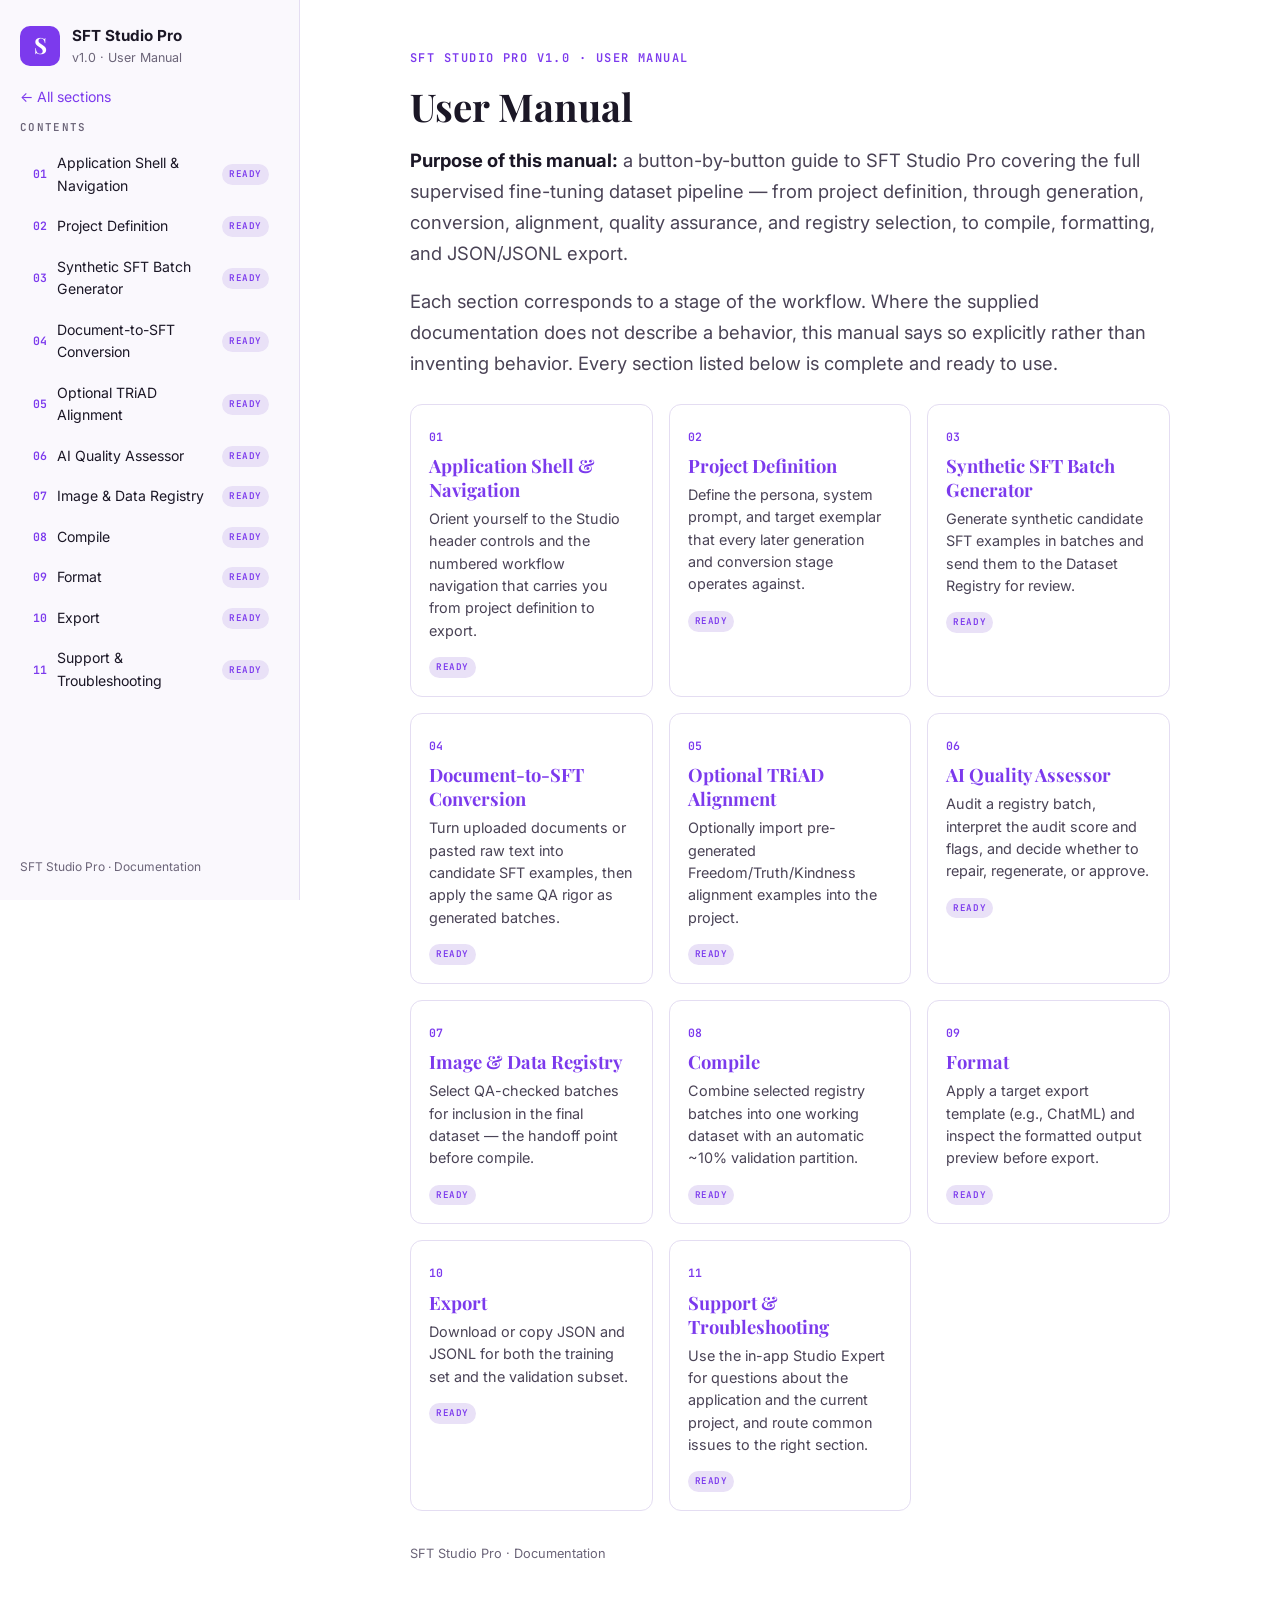
<file: index.html>
<!doctype html>
<html lang="en">
<head>
  <meta charset="utf-8">
  <meta name="viewport" content="width=device-width, initial-scale=1">
  <title>SFT Studio Pro v1.0 · User Manual</title>
  <meta name="description" content="SFT Studio Pro v1.0 user manual: the complete button-by-button guide to the SFT dataset pipeline, from project definition to JSON/JSONL export.">
  <link rel="icon" href="favicon.svg" type="image/svg+xml">
  <link rel="preconnect" href="https://fonts.googleapis.com">
  <link rel="preconnect" href="https://fonts.gstatic.com" crossorigin>
  <link href="https://fonts.googleapis.com/css2?family=Playfair+Display:wght@600;700;800&family=Inter:wght@400;500;600;700&family=JetBrains+Mono:wght@500;600&display=swap" rel="stylesheet">
  <link rel="stylesheet" href="css/style.css">
  <script src="js/main.js" defer></script>
</head>
<body>
  <a class="skip" href="#content">Skip to content</a>

  <!-- Mobile top bar (visible < 1024px) -->
  <header class="mobile-bar">
    <button class="menu-btn" id="menuBtn" aria-expanded="false" aria-controls="sidebar">
      <svg viewBox="0 0 20 20" width="16" height="16" aria-hidden="true"><path d="M2 5h16M2 10h16M2 15h16" stroke="currentColor" stroke-width="2" stroke-linecap="round"/></svg>
      <span>Menu</span>
    </button>
    <span class="mobile-brand">SFT STUDIO PRO <em>v1.0</em></span>
  </header>
  <div class="backdrop" id="backdrop" hidden></div>

  <!-- Sidebar navigation -->
  <aside class="sidebar" id="sidebar">
    <div class="brand">
      <span class="brand-mark" aria-hidden="true">S</span>
      <div class="brand-text">
        <span class="brand-name">SFT Studio Pro</span>
        <span class="brand-sub">v1.0 · User Manual</span>
      </div>
    </div>

    <a class="home-link" href="index.html">← All sections</a>

    <nav class="nav" aria-label="Manual sections">
      <p class="nav-label">Contents</p>
      <ol class="nav-list">
        <li><a href="section-1.html"><span class="nav-num">01</span><span class="nav-title">Application Shell &amp; Navigation</span><span class="pill pill-done">Ready</span></a></li>
        <li><a href="section-2.html"><span class="nav-num">02</span><span class="nav-title">Project Definition</span><span class="pill pill-done">Ready</span></a></li>
        <li><a href="section-3.html"><span class="nav-num">03</span><span class="nav-title">Synthetic SFT Batch Generator</span><span class="pill pill-done">Ready</span></a></li>
        <li><a href="section-4.html"><span class="nav-num">04</span><span class="nav-title">Document-to-SFT Conversion</span><span class="pill pill-done">Ready</span></a></li>
        <li><a href="section-5.html"><span class="nav-num">05</span><span class="nav-title">Optional TRiAD Alignment</span><span class="pill pill-done">Ready</span></a></li>
        <li><a href="section-6.html"><span class="nav-num">06</span><span class="nav-title">AI Quality Assessor</span><span class="pill pill-done">Ready</span></a></li>
        <li><a href="section-7.html"><span class="nav-num">07</span><span class="nav-title">Image &amp; Data Registry</span><span class="pill pill-done">Ready</span></a></li>
        <li><a href="section-8.html"><span class="nav-num">08</span><span class="nav-title">Compile</span><span class="pill pill-done">Ready</span></a></li>
        <li><a href="section-9.html"><span class="nav-num">09</span><span class="nav-title">Format</span><span class="pill pill-done">Ready</span></a></li>
        <li><a href="section-10.html"><span class="nav-num">10</span><span class="nav-title">Export</span><span class="pill pill-done">Ready</span></a></li>
        <li><a href="section-11.html"><span class="nav-num">11</span><span class="nav-title">Support &amp; Troubleshooting</span><span class="pill pill-done">Ready</span></a></li>
      </ol>
    </nav>

    <p class="sidebar-foot">SFT Studio Pro · Documentation</p>
  </aside>

  <div class="page">
    <main id="content">
      <article class="doc">
        <p class="eyebrow">SFT Studio Pro v1.0 · User Manual</p>
        <h1>User Manual</h1>

        <p class="lede"><strong>Purpose of this manual:</strong> a button-by-button guide to SFT Studio Pro covering the full supervised fine-tuning dataset pipeline — from project definition, through generation, conversion, alignment, quality assurance, and registry selection, to compile, formatting, and JSON/JSONL export.</p>

        <p class="lede">Each section corresponds to a stage of the workflow. Where the supplied documentation does not describe a behavior, this manual says so explicitly rather than inventing behavior. Every section listed below is complete and ready to use.</p>

        <div class="section-grid">
          <a class="section-card" href="section-1.html">
            <span class="nav-num">01</span>
            <h2>Application Shell &amp; Navigation</h2>
            <p>Orient yourself to the Studio header controls and the numbered workflow navigation that carries you from project definition to export.</p>
            <span class="pill pill-done">Ready</span>
          </a>
          <a class="section-card" href="section-2.html">
            <span class="nav-num">02</span>
            <h2>Project Definition</h2>
            <p>Define the persona, system prompt, and target exemplar that every later generation and conversion stage operates against.</p>
            <span class="pill pill-done">Ready</span>
          </a>
          <a class="section-card" href="section-3.html">
            <span class="nav-num">03</span>
            <h2>Synthetic SFT Batch Generator</h2>
            <p>Generate synthetic candidate SFT examples in batches and send them to the Dataset Registry for review.</p>
            <span class="pill pill-done">Ready</span>
          </a>
          <a class="section-card" href="section-4.html">
            <span class="nav-num">04</span>
            <h2>Document-to-SFT Conversion</h2>
            <p>Turn uploaded documents or pasted raw text into candidate SFT examples, then apply the same QA rigor as generated batches.</p>
            <span class="pill pill-done">Ready</span>
          </a>
          <a class="section-card" href="section-5.html">
            <span class="nav-num">05</span>
            <h2>Optional TRiAD Alignment</h2>
            <p>Optionally import pre-generated Freedom/Truth/Kindness alignment examples into the project.</p>
            <span class="pill pill-done">Ready</span>
          </a>
          <a class="section-card" href="section-6.html">
            <span class="nav-num">06</span>
            <h2>AI Quality Assessor</h2>
            <p>Audit a registry batch, interpret the audit score and flags, and decide whether to repair, regenerate, or approve.</p>
            <span class="pill pill-done">Ready</span>
          </a>
          <a class="section-card" href="section-7.html">
            <span class="nav-num">07</span>
            <h2>Image &amp; Data Registry</h2>
            <p>Select QA-checked batches for inclusion in the final dataset — the handoff point before compile.</p>
            <span class="pill pill-done">Ready</span>
          </a>
          <a class="section-card" href="section-8.html">
            <span class="nav-num">08</span>
            <h2>Compile</h2>
            <p>Combine selected registry batches into one working dataset with an automatic ~10% validation partition.</p>
            <span class="pill pill-done">Ready</span>
          </a>
          <a class="section-card" href="section-9.html">
            <span class="nav-num">09</span>
            <h2>Format</h2>
            <p>Apply a target export template (e.g., ChatML) and inspect the formatted output preview before export.</p>
            <span class="pill pill-done">Ready</span>
          </a>
          <a class="section-card" href="section-10.html">
            <span class="nav-num">10</span>
            <h2>Export</h2>
            <p>Download or copy JSON and JSONL for both the training set and the validation subset.</p>
            <span class="pill pill-done">Ready</span>
          </a>
          <a class="section-card" href="section-11.html">
            <span class="nav-num">11</span>
            <h2>Support &amp; Troubleshooting</h2>
            <p>Use the in-app Studio Expert for questions about the application and the current project, and route common issues to the right section.</p>
            <span class="pill pill-done">Ready</span>
          </a>
        </div>

        <p class="doc-foot">SFT Studio Pro · Documentation</p>
      </article>
    </main>
  </div>
</body>
</html>
</file>
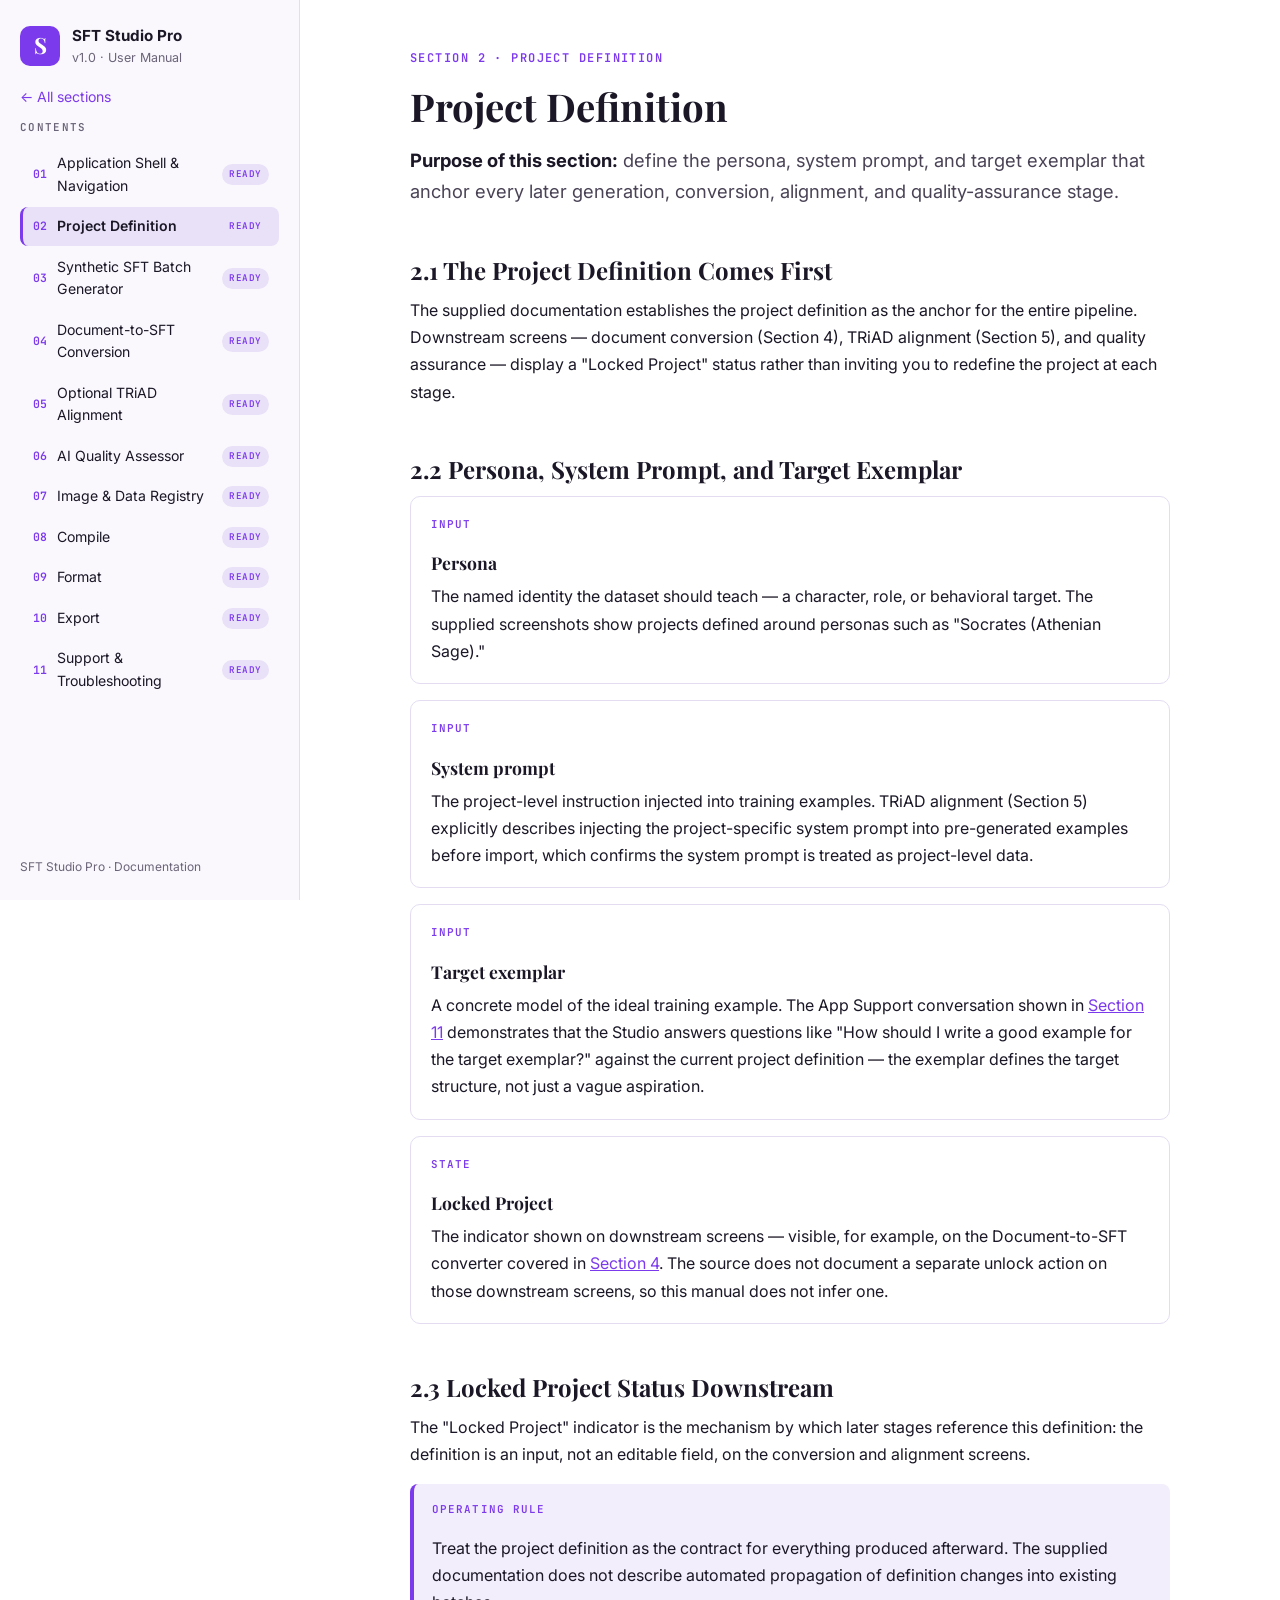
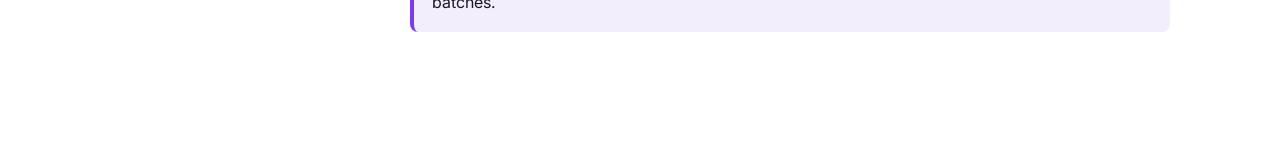
<file: section-2.html>
<!doctype html>
<html lang="en">
<head>
  <meta charset="utf-8">
  <meta name="viewport" content="width=device-width, initial-scale=1">
  <title>Section 2 · Project Definition — SFT Studio Pro Manual</title>
  <meta name="description" content="SFT Studio Pro v1.0 manual, Section 2: define the project persona, system prompt, and target exemplar before any generation or conversion takes place.">
  <link rel="icon" href="favicon.svg" type="image/svg+xml">
  <link rel="preconnect" href="https://fonts.googleapis.com">
  <link rel="preconnect" href="https://fonts.gstatic.com" crossorigin>
  <link href="https://fonts.googleapis.com/css2?family=Playfair+Display:wght@600;700;800&family=Inter:wght@400;500;600;700&family=JetBrains+Mono:wght@500;600&display=swap" rel="stylesheet">
  <link rel="stylesheet" href="css/style.css">
  <script src="js/main.js" defer></script>
</head>
<body>
  <a class="skip" href="#content">Skip to content</a>

  <!-- Mobile top bar (visible < 1024px) -->
  <header class="mobile-bar">
    <button class="menu-btn" id="menuBtn" aria-expanded="false" aria-controls="sidebar">
      <svg viewBox="0 0 20 20" width="16" height="16" aria-hidden="true"><path d="M2 5h16M2 10h16M2 15h16" stroke="currentColor" stroke-width="2" stroke-linecap="round"/></svg>
      <span>Menu</span>
    </button>
    <span class="mobile-brand">SFT STUDIO PRO <em>v1.0</em></span>
  </header>
  <div class="backdrop" id="backdrop" hidden></div>

  <!-- Sidebar navigation -->
  <aside class="sidebar" id="sidebar">
    <div class="brand">
      <span class="brand-mark" aria-hidden="true">S</span>
      <div class="brand-text">
        <span class="brand-name">SFT Studio Pro</span>
        <span class="brand-sub">v1.0 · User Manual</span>
      </div>
    </div>

    <a class="home-link" href="index.html">← All sections</a>

    <nav class="nav" aria-label="Manual sections">
      <p class="nav-label">Contents</p>
      <ol class="nav-list">
        <li><a href="section-1.html"><span class="nav-num">01</span><span class="nav-title">Application Shell &amp; Navigation</span><span class="pill pill-done">Ready</span></a></li>
        <li><a href="section-2.html" class="active" aria-current="page"><span class="nav-num">02</span><span class="nav-title">Project Definition</span><span class="pill pill-done">Ready</span></a></li>
        <li><a href="section-3.html"><span class="nav-num">03</span><span class="nav-title">Synthetic SFT Batch Generator</span><span class="pill pill-done">Ready</span></a></li>
        <li><a href="section-4.html"><span class="nav-num">04</span><span class="nav-title">Document-to-SFT Conversion</span><span class="pill pill-done">Ready</span></a></li>
        <li><a href="section-5.html"><span class="nav-num">05</span><span class="nav-title">Optional TRiAD Alignment</span><span class="pill pill-done">Ready</span></a></li>
        <li><a href="section-6.html"><span class="nav-num">06</span><span class="nav-title">AI Quality Assessor</span><span class="pill pill-done">Ready</span></a></li>
        <li><a href="section-7.html"><span class="nav-num">07</span><span class="nav-title">Image &amp; Data Registry</span><span class="pill pill-done">Ready</span></a></li>
        <li><a href="section-8.html"><span class="nav-num">08</span><span class="nav-title">Compile</span><span class="pill pill-done">Ready</span></a></li>
        <li><a href="section-9.html"><span class="nav-num">09</span><span class="nav-title">Format</span><span class="pill pill-done">Ready</span></a></li>
        <li><a href="section-10.html"><span class="nav-num">10</span><span class="nav-title">Export</span><span class="pill pill-done">Ready</span></a></li>
        <li><a href="section-11.html"><span class="nav-num">11</span><span class="nav-title">Support &amp; Troubleshooting</span><span class="pill pill-done">Ready</span></a></li>
      </ol>
    </nav>

    <p class="sidebar-foot">SFT Studio Pro · Documentation</p>
  </aside>

  <div class="page">
    <main id="content">
      <article class="doc" id="section-2">
        <p class="eyebrow">Section 2 · Project Definition</p>
        <h1>Project Definition</h1>

        <p class="lede"><strong>Purpose of this section:</strong> define the persona, system prompt, and target exemplar that anchor every later generation, conversion, alignment, and quality-assurance stage.</p>

        <h2 id="s2-1">2.1 The Project Definition Comes First</h2>
        <p>The supplied documentation establishes the project definition as the anchor for the entire pipeline. Downstream screens — document conversion (Section 4), TRiAD alignment (Section 5), and quality assurance — display a "Locked Project" status rather than inviting you to redefine the project at each stage.</p>

        <h2 id="s2-2">2.2 Persona, System Prompt, and Target Exemplar</h2>

        <article class="control">
          <p class="kicker">Input</p>
          <h3>Persona</h3>
          <p>The named identity the dataset should teach — a character, role, or behavioral target. The supplied screenshots show projects defined around personas such as "Socrates (Athenian Sage)."</p>
        </article>

        <article class="control">
          <p class="kicker">Input</p>
          <h3>System prompt</h3>
          <p>The project-level instruction injected into training examples. TRiAD alignment (Section 5) explicitly describes injecting the project-specific system prompt into pre-generated examples before import, which confirms the system prompt is treated as project-level data.</p>
        </article>

        <article class="control">
          <p class="kicker">Input</p>
          <h3>Target exemplar</h3>
          <p>A concrete model of the ideal training example. The App Support conversation shown in <a href="section-11.html">Section 11</a> demonstrates that the Studio answers questions like "How should I write a good example for the target exemplar?" against the current project definition — the exemplar defines the target structure, not just a vague aspiration.</p>
        </article>

        <article class="control">
          <p class="kicker">State</p>
          <h3>Locked Project</h3>
          <p>The indicator shown on downstream screens — visible, for example, on the Document-to-SFT converter covered in <a href="section-4.html">Section 4</a>. The source does not document a separate unlock action on those downstream screens, so this manual does not infer one.</p>
        </article>

        <h2 id="s2-3">2.3 Locked Project Status Downstream</h2>
        <p>The "Locked Project" indicator is the mechanism by which later stages reference this definition: the definition is an input, not an editable field, on the conversion and alignment screens.</p>

        <div class="callout">
          <p class="kicker">Operating rule</p>
          <p>Treat the project definition as the contract for everything produced afterward. The supplied documentation does not describe automated propagation of definition changes into existing batches.</p>
        </div>
      </article>
    </main>
  </div>
</body>
</html>
</file>
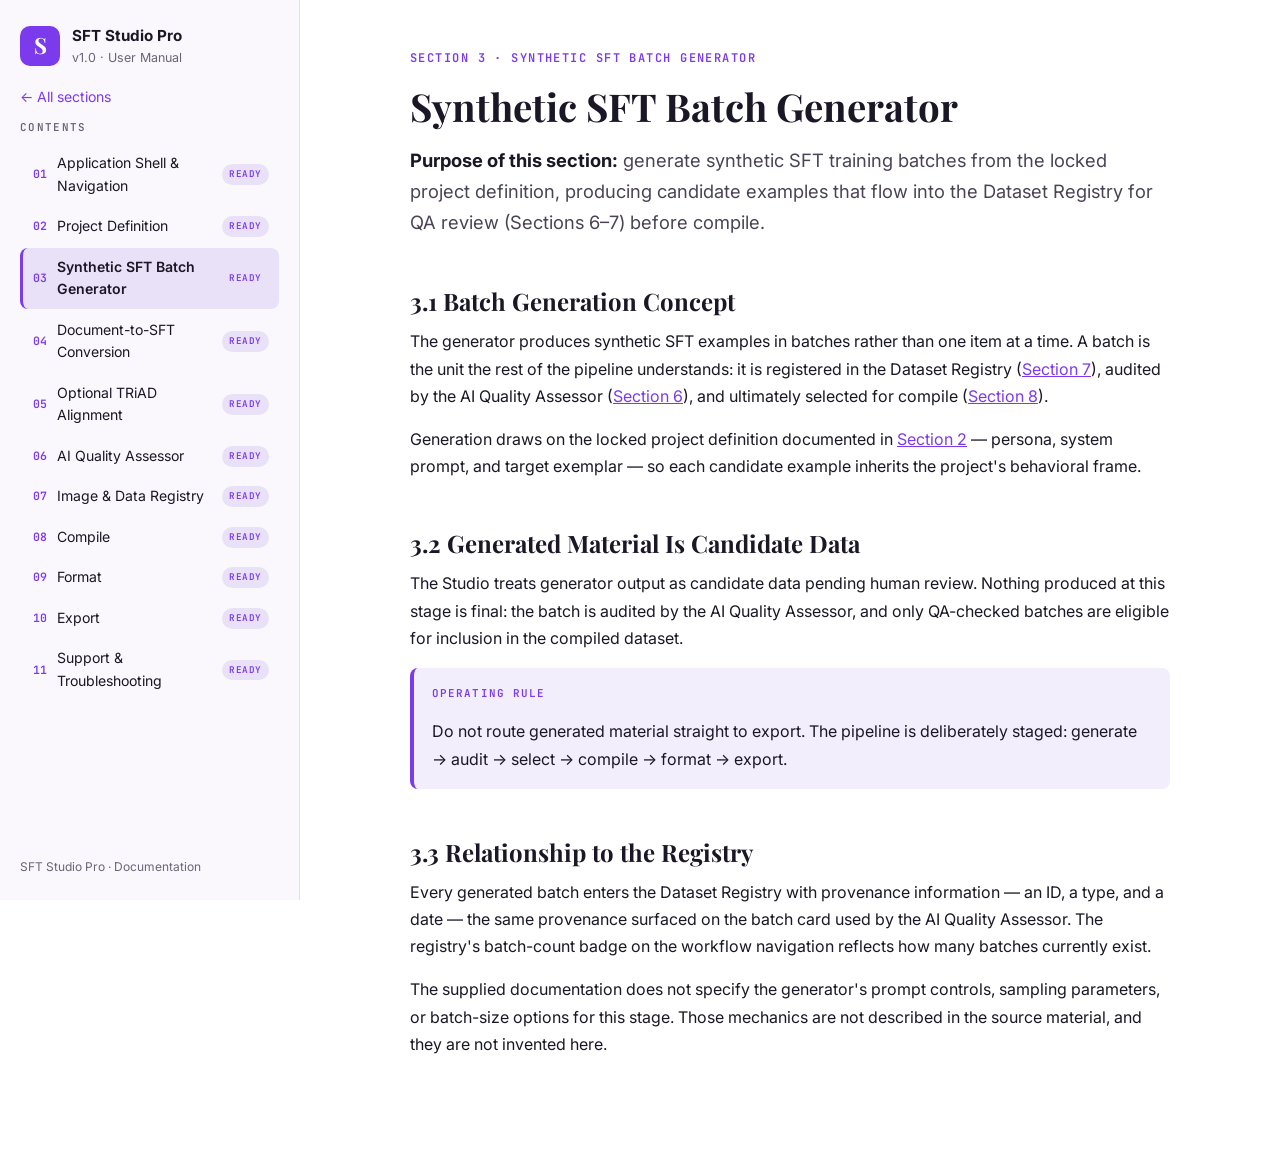
<file: section-3.html>
<!doctype html>
<html lang="en">
<head>
  <meta charset="utf-8">
  <meta name="viewport" content="width=device-width, initial-scale=1">
  <title>Section 3 · Synthetic SFT Batch Generator — SFT Studio Pro Manual</title>
  <meta name="description" content="SFT Studio Pro v1.0 manual, Section 3: generate synthetic candidate SFT batches from the locked project definition and route them to QA review.">
  <link rel="icon" href="favicon.svg" type="image/svg+xml">
  <link rel="preconnect" href="https://fonts.googleapis.com">
  <link rel="preconnect" href="https://fonts.gstatic.com" crossorigin>
  <link href="https://fonts.googleapis.com/css2?family=Playfair+Display:wght@600;700;800&family=Inter:wght@400;500;600;700&family=JetBrains+Mono:wght@500;600&display=swap" rel="stylesheet">
  <link rel="stylesheet" href="css/style.css">
  <script src="js/main.js" defer></script>
</head>
<body>
  <a class="skip" href="#content">Skip to content</a>

  <!-- Mobile top bar (visible < 1024px) -->
  <header class="mobile-bar">
    <button class="menu-btn" id="menuBtn" aria-expanded="false" aria-controls="sidebar">
      <svg viewBox="0 0 20 20" width="16" height="16" aria-hidden="true"><path d="M2 5h16M2 10h16M2 15h16" stroke="currentColor" stroke-width="2" stroke-linecap="round"/></svg>
      <span>Menu</span>
    </button>
    <span class="mobile-brand">SFT STUDIO PRO <em>v1.0</em></span>
  </header>
  <div class="backdrop" id="backdrop" hidden></div>

  <!-- Sidebar navigation -->
  <aside class="sidebar" id="sidebar">
    <div class="brand">
      <span class="brand-mark" aria-hidden="true">S</span>
      <div class="brand-text">
        <span class="brand-name">SFT Studio Pro</span>
        <span class="brand-sub">v1.0 · User Manual</span>
      </div>
    </div>

    <a class="home-link" href="index.html">← All sections</a>

    <nav class="nav" aria-label="Manual sections">
      <p class="nav-label">Contents</p>
      <ol class="nav-list">
        <li><a href="section-1.html"><span class="nav-num">01</span><span class="nav-title">Application Shell &amp; Navigation</span><span class="pill pill-done">Ready</span></a></li>
        <li><a href="section-2.html"><span class="nav-num">02</span><span class="nav-title">Project Definition</span><span class="pill pill-done">Ready</span></a></li>
        <li><a href="section-3.html" class="active" aria-current="page"><span class="nav-num">03</span><span class="nav-title">Synthetic SFT Batch Generator</span><span class="pill pill-done">Ready</span></a></li>
        <li><a href="section-4.html"><span class="nav-num">04</span><span class="nav-title">Document-to-SFT Conversion</span><span class="pill pill-done">Ready</span></a></li>
        <li><a href="section-5.html"><span class="nav-num">05</span><span class="nav-title">Optional TRiAD Alignment</span><span class="pill pill-done">Ready</span></a></li>
        <li><a href="section-6.html"><span class="nav-num">06</span><span class="nav-title">AI Quality Assessor</span><span class="pill pill-done">Ready</span></a></li>
        <li><a href="section-7.html"><span class="nav-num">07</span><span class="nav-title">Image &amp; Data Registry</span><span class="pill pill-done">Ready</span></a></li>
        <li><a href="section-8.html"><span class="nav-num">08</span><span class="nav-title">Compile</span><span class="pill pill-done">Ready</span></a></li>
        <li><a href="section-9.html"><span class="nav-num">09</span><span class="nav-title">Format</span><span class="pill pill-done">Ready</span></a></li>
        <li><a href="section-10.html"><span class="nav-num">10</span><span class="nav-title">Export</span><span class="pill pill-done">Ready</span></a></li>
        <li><a href="section-11.html"><span class="nav-num">11</span><span class="nav-title">Support &amp; Troubleshooting</span><span class="pill pill-done">Ready</span></a></li>
      </ol>
    </nav>

    <p class="sidebar-foot">SFT Studio Pro · Documentation</p>
  </aside>

  <div class="page">
    <main id="content">
      <article class="doc" id="section-3">
        <p class="eyebrow">Section 3 · Synthetic SFT Batch Generator</p>
        <h1>Synthetic SFT Batch Generator</h1>

        <p class="lede"><strong>Purpose of this section:</strong> generate synthetic SFT training batches from the locked project definition, producing candidate examples that flow into the Dataset Registry for QA review (Sections 6–7) before compile.</p>

        <h2 id="s3-1">3.1 Batch Generation Concept</h2>
        <p>The generator produces synthetic SFT examples in batches rather than one item at a time. A batch is the unit the rest of the pipeline understands: it is registered in the Dataset Registry (<a href="section-7.html">Section 7</a>), audited by the AI Quality Assessor (<a href="section-6.html">Section 6</a>), and ultimately selected for compile (<a href="section-8.html">Section 8</a>).</p>
        <p>Generation draws on the locked project definition documented in <a href="section-2.html">Section 2</a> — persona, system prompt, and target exemplar — so each candidate example inherits the project's behavioral frame.</p>

        <h2 id="s3-2">3.2 Generated Material Is Candidate Data</h2>
        <p>The Studio treats generator output as candidate data pending human review. Nothing produced at this stage is final: the batch is audited by the AI Quality Assessor, and only QA-checked batches are eligible for inclusion in the compiled dataset.</p>

        <div class="callout">
          <p class="kicker">Operating rule</p>
          <p>Do not route generated material straight to export. The pipeline is deliberately staged: generate → audit → select → compile → format → export.</p>
        </div>

        <h2 id="s3-3">3.3 Relationship to the Registry</h2>
        <p>Every generated batch enters the Dataset Registry with provenance information — an ID, a type, and a date — the same provenance surfaced on the batch card used by the AI Quality Assessor. The registry's batch-count badge on the workflow navigation reflects how many batches currently exist.</p>
        <p>The supplied documentation does not specify the generator's prompt controls, sampling parameters, or batch-size options for this stage. Those mechanics are not described in the source material, and they are not invented here.</p>
      </article>
    </main>
  </div>
</body>
</html>
</file>
<file: css/style.css>
/* SFT Studio Pro v1.0 — User Manual stylesheet */

:root {
  --purple: #7c3aed;
  --purple-dark: #6d28d9;
  --lav-50: #faf8fd;
  --lav-100: #f3eefb;
  --lav-200: #e9e1f7;
  --ink: #1b1726;
  --ink-2: #4a4356;
  --ink-3: #6b6478;
  --border: #e4ddf2;
  --sidebar-w: 300px;
  --mono: "JetBrains Mono", ui-monospace, SFMono-Regular, Menlo, Consolas, monospace;
  --serif: "Playfair Display", Georgia, "Times New Roman", serif;
  --sans: "Inter", system-ui, -apple-system, "Segoe UI", sans-serif;
}

*, *::before, *::after { box-sizing: border-box; }

html { scroll-behavior: smooth; }

body {
  margin: 0;
  font-family: var(--sans);
  color: var(--ink);
  background: #ffffff;
  line-height: 1.6;
}

/* ---------- Skip link ---------- */
.skip {
  position: absolute;
  top: 0;
  left: 0;
  z-index: 100;
  padding: 10px 16px;
  background: var(--purple);
  color: #ffffff;
  font-family: var(--mono);
  font-size: 0.8rem;
  text-decoration: none;
  transform: translateY(-110%);
  transition: transform 0.15s ease;
}
.skip:focus { transform: translateY(0); }

/* ---------- Mobile bar ---------- */
.mobile-bar { display: none; }

@media (max-width: 1023px) {
  .mobile-bar {
    display: flex;
    position: fixed;
    top: 0;
    left: 0;
    right: 0;
    z-index: 50;
    align-items: center;
    gap: 12px;
    padding: 10px 16px;
    background: #ffffff;
    border-bottom: 1px solid var(--border);
  }
}

.menu-btn {
  display: inline-flex;
  align-items: center;
  gap: 8px;
  padding: 6px 10px;
  border: 1px solid var(--border);
  border-radius: 8px;
  background: var(--lav-100);
  color: var(--ink);
  font-family: inherit;
  font-size: 0.85rem;
  cursor: pointer;
}

.mobile-brand {
  font-family: var(--mono);
  font-size: 0.75rem;
  letter-spacing: 0.08em;
  color: var(--ink);
}
.mobile-brand em {
  font-style: normal;
  color: var(--purple);
}

/* ---------- Backdrop (mobile sidebar scrim) ---------- */
.backdrop { display: none; }

@media (max-width: 1023px) {
  .backdrop {
    position: fixed;
    inset: 0;
    z-index: 60;
    display: block;
    background: rgba(27, 23, 38, 0.4);
  }
  .backdrop[hidden] { display: none; }
}

/* ---------- Sidebar ---------- */
.sidebar {
  position: fixed;
  top: 0;
  left: 0;
  bottom: 0;
  width: var(--sidebar-w);
  z-index: 70;
  display: flex;
  flex-direction: column;
  padding: 24px 20px;
  background: var(--lav-50);
  border-right: 1px solid var(--border);
  overflow-y: auto;
}

@media (max-width: 1023px) {
  .sidebar {
    transform: translateX(-100%);
    transition: transform 0.25s ease;
  }
  body.sidebar-open .sidebar {
    transform: translateX(0);
    box-shadow: 0 10px 40px rgba(27, 23, 38, 0.2);
  }
}

.brand {
  display: flex;
  align-items: center;
  gap: 12px;
}

.brand-mark {
  flex: none;
  width: 40px;
  height: 40px;
  display: grid;
  place-items: center;
  border-radius: 10px;
  background: var(--purple);
  color: #ffffff;
  font-family: var(--serif);
  font-weight: 700;
  font-size: 1.4rem;
}

.brand-text {
  display: flex;
  flex-direction: column;
  min-width: 0;
}

.brand-name {
  font-weight: 700;
  font-size: 0.95rem;
  white-space: nowrap;
}

.brand-sub {
  font-size: 0.78rem;
  color: var(--ink-3);
}

.home-link {
  display: inline-block;
  margin: 18px 0 10px;
  font-size: 0.88rem;
  color: var(--purple);
  text-decoration: none;
}
.home-link:hover { text-decoration: underline; }

.nav-label {
  margin: 0 0 8px;
  font-family: var(--mono);
  font-size: 0.68rem;
  font-weight: 600;
  letter-spacing: 0.12em;
  text-transform: uppercase;
  color: var(--ink-3);
}

.nav-list {
  list-style: none;
  margin: 0;
  padding: 0;
  display: flex;
  flex-direction: column;
  gap: 2px;
}

.nav-list a,
.nav-list .nav-item {
  display: flex;
  align-items: center;
  gap: 10px;
  padding: 8px 10px;
  border-left: 3px solid transparent;
  border-radius: 8px;
  color: var(--ink);
  font-size: 0.88rem;
  text-decoration: none;
}

.nav-list a:hover { background: var(--lav-100); }

.nav-list a.active {
  background: var(--lav-200);
  border-left-color: var(--purple);
  font-weight: 600;
}

.nav-num {
  flex: none;
  font-family: var(--mono);
  font-size: 0.72rem;
  font-weight: 600;
  color: var(--purple);
}

.nav-title { flex: 1 1 auto; }

.pill {
  flex: none;
  font-family: var(--mono);
  font-size: 0.58rem;
  font-weight: 600;
  letter-spacing: 0.06em;
  text-transform: uppercase;
  padding: 2px 6px;
  border-radius: 999px;
  border: 1px solid var(--border);
  background: #ffffff;
  color: var(--ink-3);
}

.pill-done {
  background: var(--lav-200);
  border-color: transparent;
  color: var(--purple);
}

.sidebar-foot {
  margin: auto 0 0;
  padding-top: 24px;
  font-size: 0.75rem;
  color: var(--ink-3);
}

/* ---------- Page / document ---------- */
.page {
  margin-left: var(--sidebar-w);
  padding: 48px 40px 96px;
}

@media (max-width: 1023px) {
  .page {
    margin-left: 0;
    padding: 88px 20px 72px;
  }
}

.doc {
  max-width: 760px;
  margin: 0 auto;
  counter-reset: fig;
}

.eyebrow {
  margin: 0 0 8px;
  font-family: var(--mono);
  font-size: 0.75rem;
  font-weight: 600;
  letter-spacing: 0.12em;
  text-transform: uppercase;
  color: var(--purple);
}

.doc h1 {
  margin: 0 0 16px;
  font-family: var(--serif);
  font-weight: 700;
  font-size: 2.4rem;
  line-height: 1.15;
}

.doc h2 {
  margin: 48px 0 12px;
  font-family: var(--serif);
  font-weight: 700;
  font-size: 1.5rem;
  line-height: 1.25;
}

.doc p {
  margin: 0 0 16px;
  line-height: 1.7;
}

.doc ul {
  margin: 0 0 16px;
  padding-left: 22px;
  line-height: 1.7;
}

.doc a { color: var(--purple); }
.doc a:hover { color: var(--purple-dark); }

.lede {
  font-size: 1.15rem;
  color: var(--ink-2);
  line-height: 1.6;
}
.lede strong { color: var(--ink); }

/* ---------- Callouts ---------- */
.callout {
  margin: 0 0 20px;
  padding: 16px 18px;
  background: var(--lav-100);
  border-left: 4px solid var(--purple);
  border-radius: 8px;
}
.callout p:last-child { margin-bottom: 0; }

.kicker {
  margin: 0 0 6px;
  font-family: var(--mono);
  font-size: 0.68rem;
  font-weight: 600;
  letter-spacing: 0.1em;
  text-transform: uppercase;
  color: var(--purple);
}

/* ---------- Control cards ---------- */
.control {
  margin: 0 0 16px;
  padding: 18px 20px;
  background: #ffffff;
  border: 1px solid var(--border);
  border-radius: 10px;
}
.control h3 {
  margin: 0 0 6px;
  font-family: var(--serif);
  font-weight: 700;
  font-size: 1.1rem;
}
.control p:last-child { margin-bottom: 0; }

/* ---------- Figures ---------- */
.figure {
  margin: 24px 0 32px;
  background: #ffffff;
  border: 1px solid var(--border);
  border-radius: 12px;
  overflow: hidden;
}
.figure-media {
  padding: 16px;
  background: var(--lav-50);
}
.figure-media img {
  display: block;
  width: 100%;
  height: auto;
  background: #ffffff;
  border: 1px solid var(--border);
  border-radius: 6px;
}
.figure figcaption {
  padding: 12px 16px;
  font-size: 0.85rem;
  color: var(--ink-2);
  line-height: 1.55;
}
.fig-num { counter-increment: fig; }
.fig-num::before {
  content: "Figure " counter(fig) " · ";
  font-family: var(--mono);
  font-size: 0.78rem;
  font-weight: 600;
  color: var(--purple);
}
.src {
  font-family: var(--mono);
  font-size: 0.72rem;
  color: var(--ink-3);
}

/* ---------- Code samples ---------- */
pre.code {
  margin: 0 0 20px;
  padding: 18px 20px;
  background: var(--ink);
  color: #e8e4f3;
  border-radius: 10px;
  overflow-x: auto;
  font-family: var(--mono);
  font-size: 0.82rem;
  line-height: 1.55;
}
pre.code code { font-family: inherit; }

/* ---------- Index page section grid ---------- */
.section-grid {
  display: grid;
  grid-template-columns: repeat(auto-fill, minmax(240px, 1fr));
  gap: 16px;
  margin: 24px 0 32px;
}

.section-card {
  display: block;
  padding: 18px;
  background: #ffffff;
  border: 1px solid var(--border);
  border-radius: 12px;
  color: var(--ink);
  text-decoration: none;
  transition: transform 0.2s ease, border-color 0.2s ease, box-shadow 0.2s ease;
}
.section-card:hover {
  transform: translateY(-2px);
  border-color: var(--purple);
  box-shadow: 0 8px 24px rgba(124, 58, 237, 0.12);
}
.section-card h2 {
  margin: 6px 0 6px;
  font-family: var(--serif);
  font-weight: 700;
  font-size: 1.15rem;
  line-height: 1.3;
}
.section-card p {
  margin: 0 0 10px;
  font-size: 0.9rem;
  color: var(--ink-2);
  line-height: 1.55;
}
.section-card .pill { display: inline-block; }

.doc-foot {
  margin-top: 32px;
  font-size: 0.8rem;
  color: var(--ink-3);
}

/* ---------- Accessibility ---------- */
:focus-visible {
  outline: 2px solid var(--purple);
  outline-offset: 2px;
}

@media (prefers-reduced-motion: reduce) {
  html { scroll-behavior: auto; }
  *, *::before, *::after {
    transition: none !important;
  }
}
</file>
